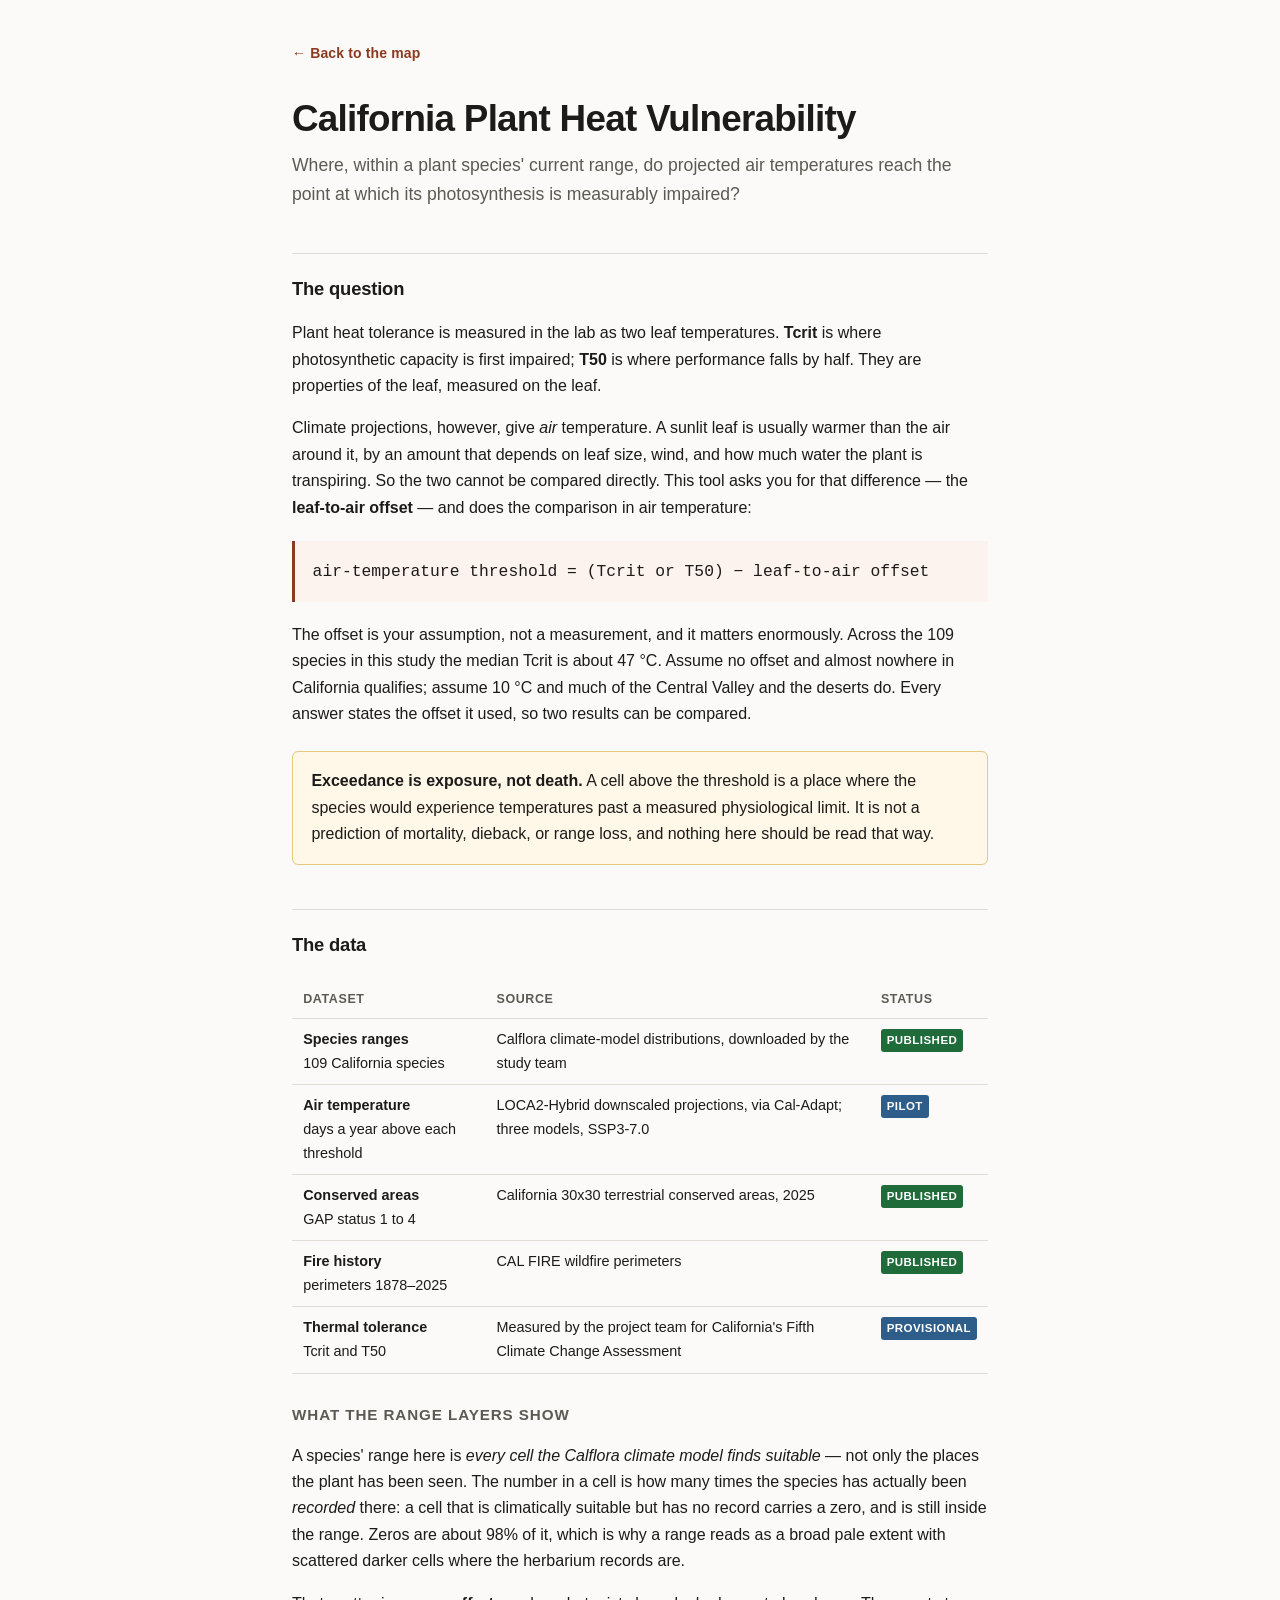
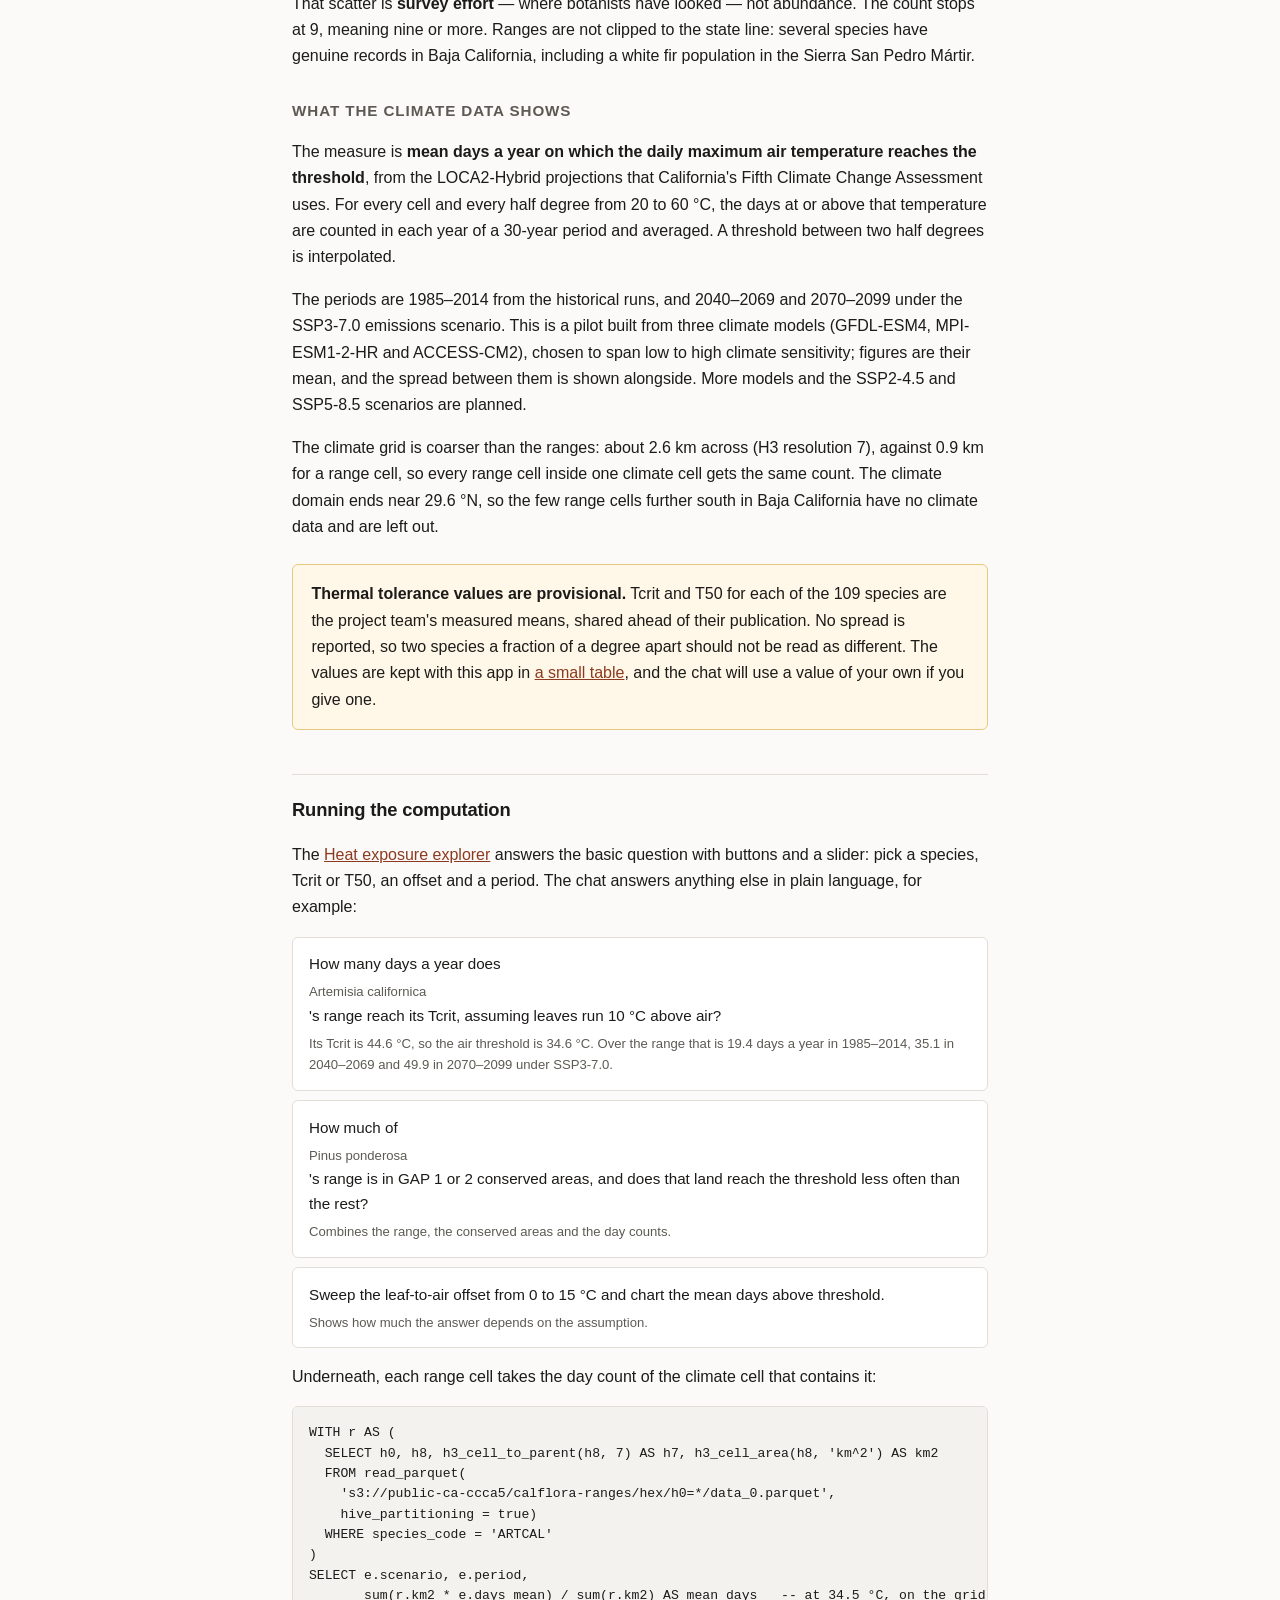
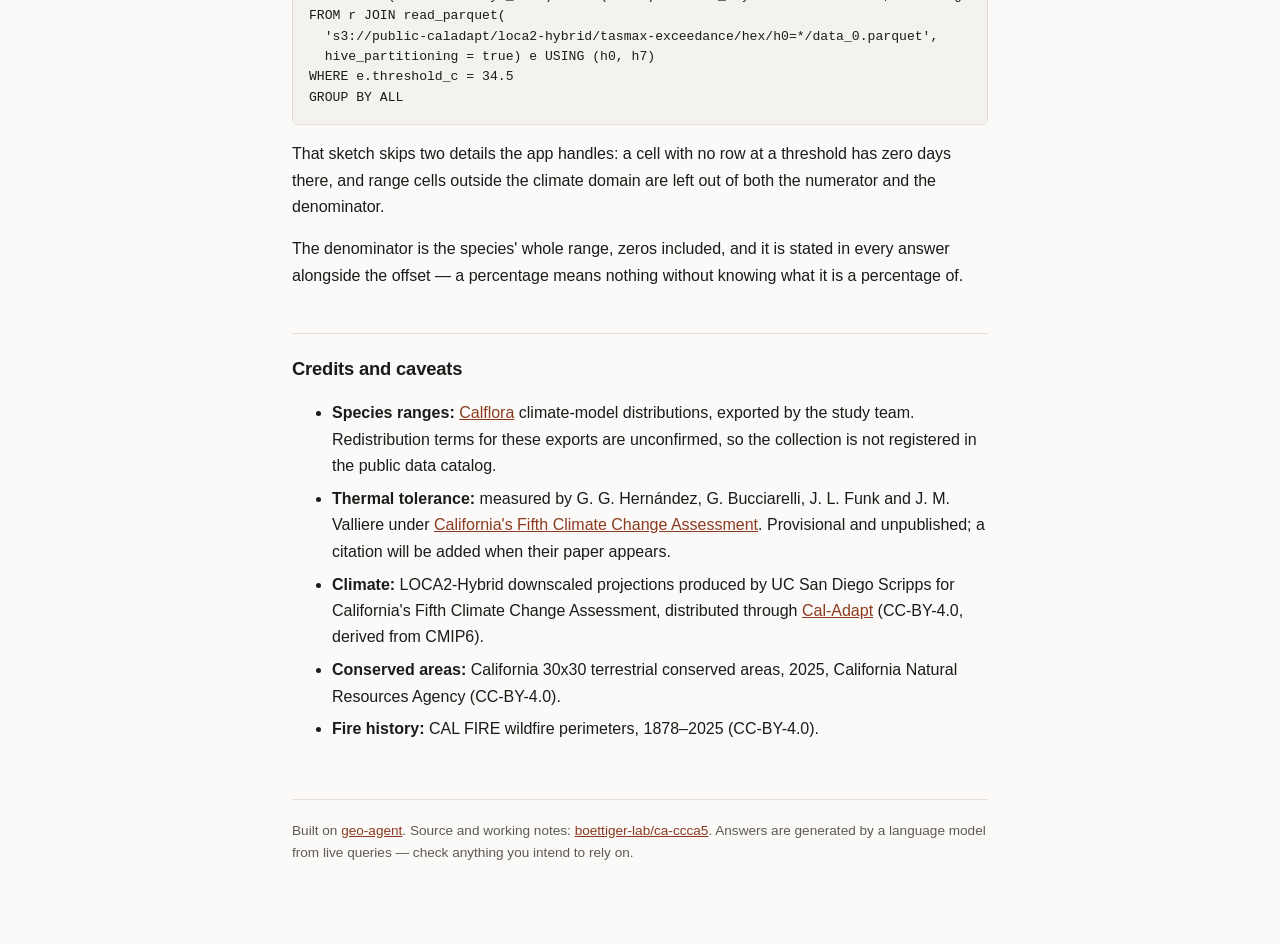
<file: about.html>
<!DOCTYPE html>
<html lang="en">

<head>
    <meta charset="UTF-8">
    <meta name="viewport" content="width=device-width, initial-scale=1.0">
    <title>About — California Plant Heat Vulnerability</title>
    <style>
        :root {
            --bg: #fbfaf8;
            --panel: #ffffff;
            --ink: #1c1b19;
            --muted: #5d5a54;
            --rule: #e2ded7;
            --accent: #8c3a1f;
            --accent-soft: #fdf3ee;
            --warn-bg: #fff8e8;
            --warn-rule: #e6c980;
            --code-bg: #f4f2ee;
        }

        @media (prefers-color-scheme: dark) {
            :root:not([data-theme="light"]) {
                --bg: #16151a;
                --panel: #1e1d23;
                --ink: #eceaf0;
                --muted: #a7a2b0;
                --rule: #33313b;
                --accent: #f0956d;
                --accent-soft: #2a201c;
                --warn-bg: #2a2317;
                --warn-rule: #6b5624;
                --code-bg: #26252c;
            }
        }

        :root[data-theme="dark"] {
            --bg: #16151a;
            --panel: #1e1d23;
            --ink: #eceaf0;
            --muted: #a7a2b0;
            --rule: #33313b;
            --accent: #f0956d;
            --accent-soft: #2a201c;
            --warn-bg: #2a2317;
            --warn-rule: #6b5624;
            --code-bg: #26252c;
        }

        * { box-sizing: border-box; }

        body {
            margin: 0;
            background: var(--bg);
            color: var(--ink);
            font: 16px/1.65 -apple-system, BlinkMacSystemFont, "Segoe UI", Roboto, Helvetica, Arial, sans-serif;
            -webkit-font-smoothing: antialiased;
        }

        .wrap {
            max-width: 46rem;
            margin: 0 auto;
            padding-block: 2.5rem 5rem;
            padding-left: 1.25rem;
            padding-right: 1.25rem;
        }

        .back {
            display: inline-block;
            margin-bottom: 2rem;
            color: var(--accent);
            text-decoration: none;
            font-size: .875rem;
            font-weight: 600;
            letter-spacing: .01em;
        }
        .back:hover { text-decoration: underline; }

        h1 {
            font-size: clamp(1.7rem, 4.5vw, 2.3rem);
            line-height: 1.2;
            margin: 0 0 .6rem;
            letter-spacing: -.02em;
        }

        .standfirst {
            font-size: 1.1rem;
            color: var(--muted);
            margin: 0 0 2.5rem;
        }

        h2 {
            font-size: 1.15rem;
            margin: 2.75rem 0 .75rem;
            padding-top: 1.25rem;
            border-top: 1px solid var(--rule);
            letter-spacing: -.01em;
        }

        h3 {
            font-size: .95rem;
            margin: 1.75rem 0 .4rem;
            color: var(--muted);
            text-transform: uppercase;
            letter-spacing: .06em;
        }

        p, li { color: var(--ink); }
        li { margin-bottom: .4rem; }
        a { color: var(--accent); }

        .formula {
            background: var(--accent-soft);
            border-left: 3px solid var(--accent);
            padding: 1rem 1.1rem;
            margin: 1.25rem 0;
            font-size: 1.02rem;
        }
        .formula code {
            font-size: 1.02rem;
            background: none;
            padding: 0;
        }

        .note {
            background: var(--warn-bg);
            border: 1px solid var(--warn-rule);
            border-radius: 6px;
            padding: 1rem 1.15rem;
            margin: 1.5rem 0;
        }
        .note p:first-child { margin-top: 0; }
        .note p:last-child { margin-bottom: 0; }
        .note strong { color: var(--ink); }

        code {
            font-family: ui-monospace, SFMono-Regular, Menlo, Consolas, monospace;
            font-size: .875em;
            background: var(--code-bg);
            padding: .12em .38em;
            border-radius: 3px;
        }

        pre {
            background: var(--code-bg);
            border: 1px solid var(--rule);
            border-radius: 6px;
            padding: 1rem;
            overflow-x: auto;
            font-size: .82rem;
            line-height: 1.55;
        }
        pre code { background: none; padding: 0; font-size: inherit; }

        .table-scroll { overflow-x: auto; margin: 1.25rem 0; }
        table {
            border-collapse: collapse;
            width: 100%;
            font-size: .9rem;
            min-width: 30rem;
        }
        th, td {
            text-align: left;
            padding: .55rem .7rem;
            border-bottom: 1px solid var(--rule);
            vertical-align: top;
        }
        th {
            font-size: .78rem;
            text-transform: uppercase;
            letter-spacing: .05em;
            color: var(--muted);
            font-weight: 600;
        }

        .status {
            display: inline-block;
            font-size: .72rem;
            font-weight: 700;
            letter-spacing: .04em;
            text-transform: uppercase;
            padding: .16em .5em;
            border-radius: 3px;
            white-space: nowrap;
        }
        .status.live { background: #1f6b3a; color: #fff; }
        .status.pending { background: #8a6d1f; color: #fff; }
        .status.interim { background: #2f5d8a; color: #fff; }

        .askbox {
            background: var(--panel);
            border: 1px solid var(--rule);
            border-radius: 6px;
            padding: .85rem 1rem;
            margin: .6rem 0;
            font-size: .95rem;
        }
        .askbox em { color: var(--muted); font-style: normal; font-size: .82rem; display: block; margin-top: .3rem; }

        footer {
            margin-top: 3.5rem;
            padding-top: 1.25rem;
            border-top: 1px solid var(--rule);
            font-size: .85rem;
            color: var(--muted);
        }
        footer a { color: var(--accent); }
    </style>
</head>

<body>
    <div class="wrap">
        <a class="back" href="./">&larr; Back to the map</a>

        <h1>California Plant Heat Vulnerability</h1>
        <p class="standfirst">
            Where, within a plant species' current range, do projected air temperatures reach the point
            at which its photosynthesis is measurably impaired?
        </p>

        <h2>The question</h2>
        <p>
            Plant heat tolerance is measured in the lab as two leaf temperatures. <strong>Tcrit</strong>
            is where photosynthetic capacity is first impaired; <strong>T50</strong> is where performance
            falls by half. They are properties of the leaf, measured on the leaf.
        </p>
        <p>
            Climate projections, however, give <em>air</em> temperature. A sunlit leaf is usually warmer
            than the air around it, by an amount that depends on leaf size, wind, and how much water the
            plant is transpiring. So the two cannot be compared directly. This tool asks you for that
            difference — the <strong>leaf-to-air offset</strong> — and does the comparison in air
            temperature:
        </p>

        <div class="formula">
            <code>air-temperature threshold = (Tcrit or T50) &minus; leaf-to-air offset</code>
        </div>

        <p>
            The offset is your assumption, not a measurement, and it matters enormously. Across the 109
            species in this study the median Tcrit is about 47&nbsp;°C. Assume no offset and almost
            nowhere in California qualifies; assume 10&nbsp;°C and much of the Central Valley and the
            deserts do. Every answer states the offset it used, so two results can be compared.
        </p>

        <div class="note">
            <p>
                <strong>Exceedance is exposure, not death.</strong> A cell above the threshold is a place
                where the species would experience temperatures past a measured physiological limit. It is
                not a prediction of mortality, dieback, or range loss, and nothing here should be read that
                way.
            </p>
        </div>

        <h2>The data</h2>
        <div class="table-scroll">
            <table>
                <thead>
                    <tr><th>Dataset</th><th>Source</th><th>Status</th></tr>
                </thead>
                <tbody>
                    <tr>
                        <td><strong>Species ranges</strong><br>109 California species</td>
                        <td>Calflora climate-model distributions, downloaded by the study team</td>
                        <td><span class="status live">Published</span></td>
                    </tr>
                    <tr>
                        <td><strong>Air temperature</strong><br>days a year above each threshold</td>
                        <td>LOCA2-Hybrid downscaled projections, via Cal-Adapt; three models, SSP3-7.0</td>
                        <td><span class="status interim">Pilot</span></td>
                    </tr>
                    <tr>
                        <td><strong>Conserved areas</strong><br>GAP status 1 to 4</td>
                        <td>California 30x30 terrestrial conserved areas, 2025</td>
                        <td><span class="status live">Published</span></td>
                    </tr>
                    <tr>
                        <td><strong>Fire history</strong><br>perimeters 1878–2025</td>
                        <td>CAL FIRE wildfire perimeters</td>
                        <td><span class="status live">Published</span></td>
                    </tr>
                    <tr>
                        <td><strong>Thermal tolerance</strong><br>Tcrit and T50</td>
                        <td>Measured by the project team for California's Fifth Climate Change Assessment</td>
                        <td><span class="status interim">Provisional</span></td>
                    </tr>
                </tbody>
            </table>
        </div>

        <h3>What the range layers show</h3>
        <p>
            A species' range here is <em>every cell the Calflora climate model finds suitable</em> — not
            only the places the plant has been seen. The number in a cell is how many times the species
            has actually been <em>recorded</em> there: a cell that is climatically suitable but has no
            record carries a zero, and is still inside the range. Zeros are about 98% of it, which is why
            a range reads as a broad pale extent with scattered darker cells where the herbarium records
            are.
        </p>
        <p>
            That scatter is <strong>survey effort</strong> — where botanists have looked — not abundance.
            The count stops at 9, meaning nine or more. Ranges are not clipped to the state line: several
            species have genuine records in Baja California, including a white fir population in the
            Sierra San Pedro Mártir.
        </p>

        <h3>What the climate data shows</h3>
        <p>
            The measure is <strong>mean days a year on which the daily maximum air temperature reaches
            the threshold</strong>, from the LOCA2-Hybrid projections that California's Fifth Climate
            Change Assessment uses. For every cell and every half degree from 20 to 60&nbsp;°C, the days
            at or above that temperature are counted in each year of a 30-year period and averaged. A
            threshold between two half degrees is interpolated.
        </p>
        <p>
            The periods are 1985–2014 from the historical runs, and 2040–2069 and 2070–2099 under the
            SSP3-7.0 emissions scenario. This is a pilot built from three climate models (GFDL-ESM4,
            MPI-ESM1-2-HR and ACCESS-CM2), chosen to span low to high climate sensitivity; figures are
            their mean, and the spread between them is shown alongside. More models and the SSP2-4.5 and
            SSP5-8.5 scenarios are planned.
        </p>
        <p>
            The climate grid is coarser than the ranges: about 2.6&nbsp;km across (H3 resolution 7),
            against 0.9&nbsp;km for a range cell, so every range cell inside one climate cell gets the same
            count. The climate domain ends near 29.6&nbsp;°N, so the few range cells further south in Baja
            California have no climate data and are left out.
        </p>

        <div class="note">
            <p>
                <strong>Thermal tolerance values are provisional.</strong> Tcrit and T50 for each of the
                109 species are the project team's measured means, shared ahead of their publication. No
                spread is reported, so two species a fraction of a degree apart should not be read as
                different. The values are kept with this app in
                <a href="https://github.com/boettiger-lab/ca-ccca5/blob/main/data/species_T50_Tcrit_means.csv">a
                small table</a>, and the chat will use a value of your own if you give one.
            </p>
        </div>

        <h2>Running the computation</h2>
        <p>
            The <a href="explorer/">Heat exposure explorer</a> answers the basic question with buttons
            and a slider: pick a species, Tcrit or T50, an offset and a period. The chat answers anything else in
            plain language, for example:
        </p>

        <div class="askbox">
            How many days a year does <em>Artemisia californica</em>'s range reach its Tcrit, assuming
            leaves run 10&nbsp;°C above air?
            <em>Its Tcrit is 44.6&nbsp;°C, so the air threshold is 34.6&nbsp;°C. Over the range that is 19.4 days a year in
            1985–2014, 35.1 in 2040–2069 and 49.9 in 2070–2099 under SSP3-7.0.</em>
        </div>
        <div class="askbox">
            How much of <em>Pinus ponderosa</em>'s range is in GAP 1 or 2 conserved areas, and does that
            land reach the threshold less often than the rest?
            <em>Combines the range, the conserved areas and the day counts.</em>
        </div>
        <div class="askbox">
            Sweep the leaf-to-air offset from 0 to 15&nbsp;°C and chart the mean days above threshold.
            <em>Shows how much the answer depends on the assumption.</em>
        </div>

        <p>Underneath, each range cell takes the day count of the climate cell that contains it:</p>
        <pre><code>WITH r AS (
  SELECT h0, h8, h3_cell_to_parent(h8, 7) AS h7, h3_cell_area(h8, 'km^2') AS km2
  FROM read_parquet(
    's3://public-ca-ccca5/calflora-ranges/hex/h0=*/data_0.parquet',
    hive_partitioning = true)
  WHERE species_code = 'ARTCAL'
)
SELECT e.scenario, e.period,
       sum(r.km2 * e.days_mean) / sum(r.km2) AS mean_days   -- at 34.5 °C, on the grid
FROM r JOIN read_parquet(
  's3://public-caladapt/loca2-hybrid/tasmax-exceedance/hex/h0=*/data_0.parquet',
  hive_partitioning = true) e USING (h0, h7)
WHERE e.threshold_c = 34.5
GROUP BY ALL</code></pre>
        <p>
            That sketch skips two details the app handles: a cell with no row at a threshold has zero
            days there, and range cells outside the climate domain are left out of both the numerator and
            the denominator.
        </p>

        <p>
            The denominator is the species' whole range, zeros included, and it is stated in every answer
            alongside the offset — a percentage means nothing without knowing what it is a percentage of.
        </p>

        <h2>Credits and caveats</h2>
        <ul>
            <li>
                <strong>Species ranges:</strong> <a href="https://www.calflora.org/">Calflora</a>
                climate-model distributions, exported by the study team. Redistribution terms for these
                exports are unconfirmed, so the collection is not registered in the public data catalog.
            </li>
            <li>
                <strong>Thermal tolerance:</strong> measured by G. G. Hernández, G. Bucciarelli,
                J. L. Funk and J. M. Valliere under
                <a href="https://climateassessment.ca.gov/">California's Fifth Climate Change Assessment</a>.
                Provisional and unpublished; a citation will be added when their paper appears.
            </li>
            <li>
                <strong>Climate:</strong> LOCA2-Hybrid downscaled projections produced by UC San
                Diego Scripps for California's Fifth Climate Change Assessment, distributed through
                <a href="https://analytics.cal-adapt.org/data/catalog/">Cal-Adapt</a> (CC-BY-4.0, derived
                from CMIP6).
            </li>
            <li>
                <strong>Conserved areas:</strong> California 30x30 terrestrial conserved areas, 2025,
                California Natural Resources Agency (CC-BY-4.0).
            </li>
            <li>
                <strong>Fire history:</strong> CAL FIRE wildfire perimeters, 1878–2025 (CC-BY-4.0).
            </li>
        </ul>

        <footer>
            Built on <a href="https://github.com/SchmidtDSE/glen">geo-agent</a>. Source and
            working notes: <a href="https://github.com/boettiger-lab/ca-ccca5">boettiger-lab/ca-ccca5</a>.
            Answers are generated by a language model from live queries — check anything you intend to
            rely on.
        </footer>
    </div>
</body>

</html>
</file>
